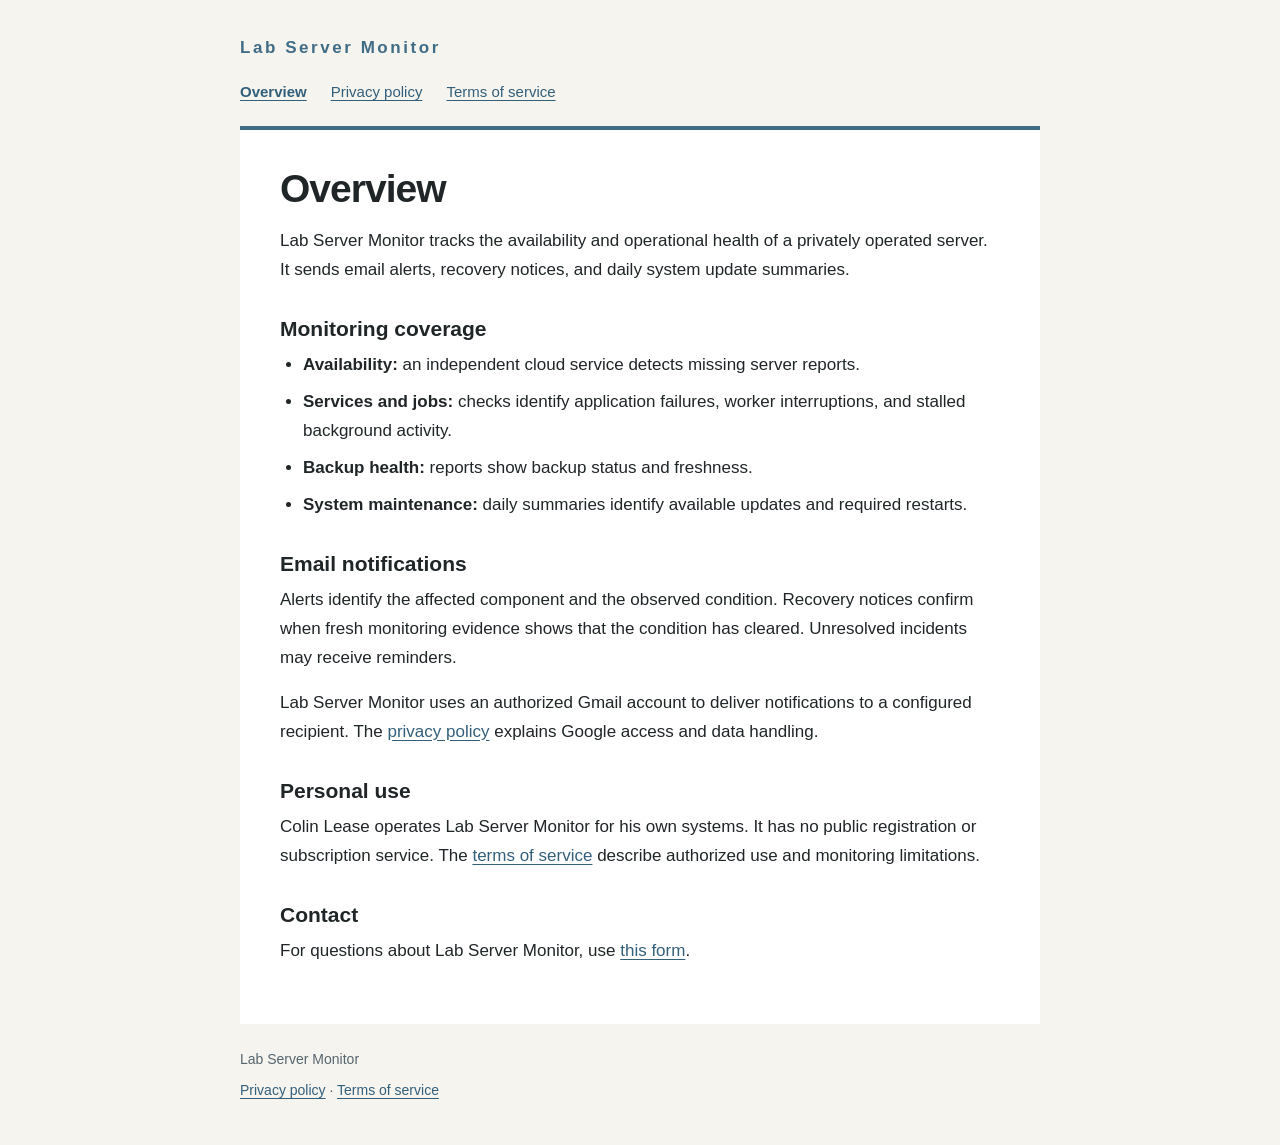
<file: index.html>
<!doctype html>
<html lang="en">
<head>
  <meta charset="utf-8">
  <meta name="viewport" content="width=device-width, initial-scale=1">
  <meta name="description" content="Personal server monitoring with email alerts, recovery notices, and daily system update summaries.">
  <title>Lab Server Monitor</title>
  <link rel="stylesheet" href="styles.css">
</head>
<body>
  <header class="wrap">
    <a class="brand" href="./">Lab Server Monitor</a>
    <nav aria-label="Main navigation">
      <a href="./" aria-current="page">Overview</a>
      <a href="privacy.html">Privacy policy</a>
      <a href="terms.html">Terms of service</a>
    </nav>
  </header>
  <main class="wrap" id="main">
    <h1>Overview</h1>
    <p>Lab Server Monitor tracks the availability and operational health of a privately operated server. It sends email alerts, recovery notices, and daily system update summaries.</p>
    <h2>Monitoring coverage</h2>
    <ul>
      <li><strong>Availability:</strong> an independent cloud service detects missing server reports.</li>
      <li><strong>Services and jobs:</strong> checks identify application failures, worker interruptions, and stalled background activity.</li>
      <li><strong>Backup health:</strong> reports show backup status and freshness.</li>
      <li><strong>System maintenance:</strong> daily summaries identify available updates and required restarts.</li>
    </ul>
    <h2>Email notifications</h2>
    <p>Alerts identify the affected component and the observed condition. Recovery notices confirm when fresh monitoring evidence shows that the condition has cleared. Unresolved incidents may receive reminders.</p>
    <p>Lab Server Monitor uses an authorized Gmail account to deliver notifications to a configured recipient. The <a href="privacy.html">privacy policy</a> explains Google access and data handling.</p>
    <h2>Personal use</h2>
    <p>Colin Lease operates Lab Server Monitor for his own systems. It has no public registration or subscription service. The <a href="terms.html">terms of service</a> describe authorized use and monitoring limitations.</p>
    <h2>Contact</h2>
    <p>For questions about Lab Server Monitor, use <a href="https://www.colinlease.com/contact">this form</a>.</p>
  </main>
  <footer class="wrap">
    <p>Lab Server Monitor</p>
    <p><a href="privacy.html">Privacy policy</a> · <a href="terms.html">Terms of service</a></p>
  </footer>
</body>
</html>
</file>
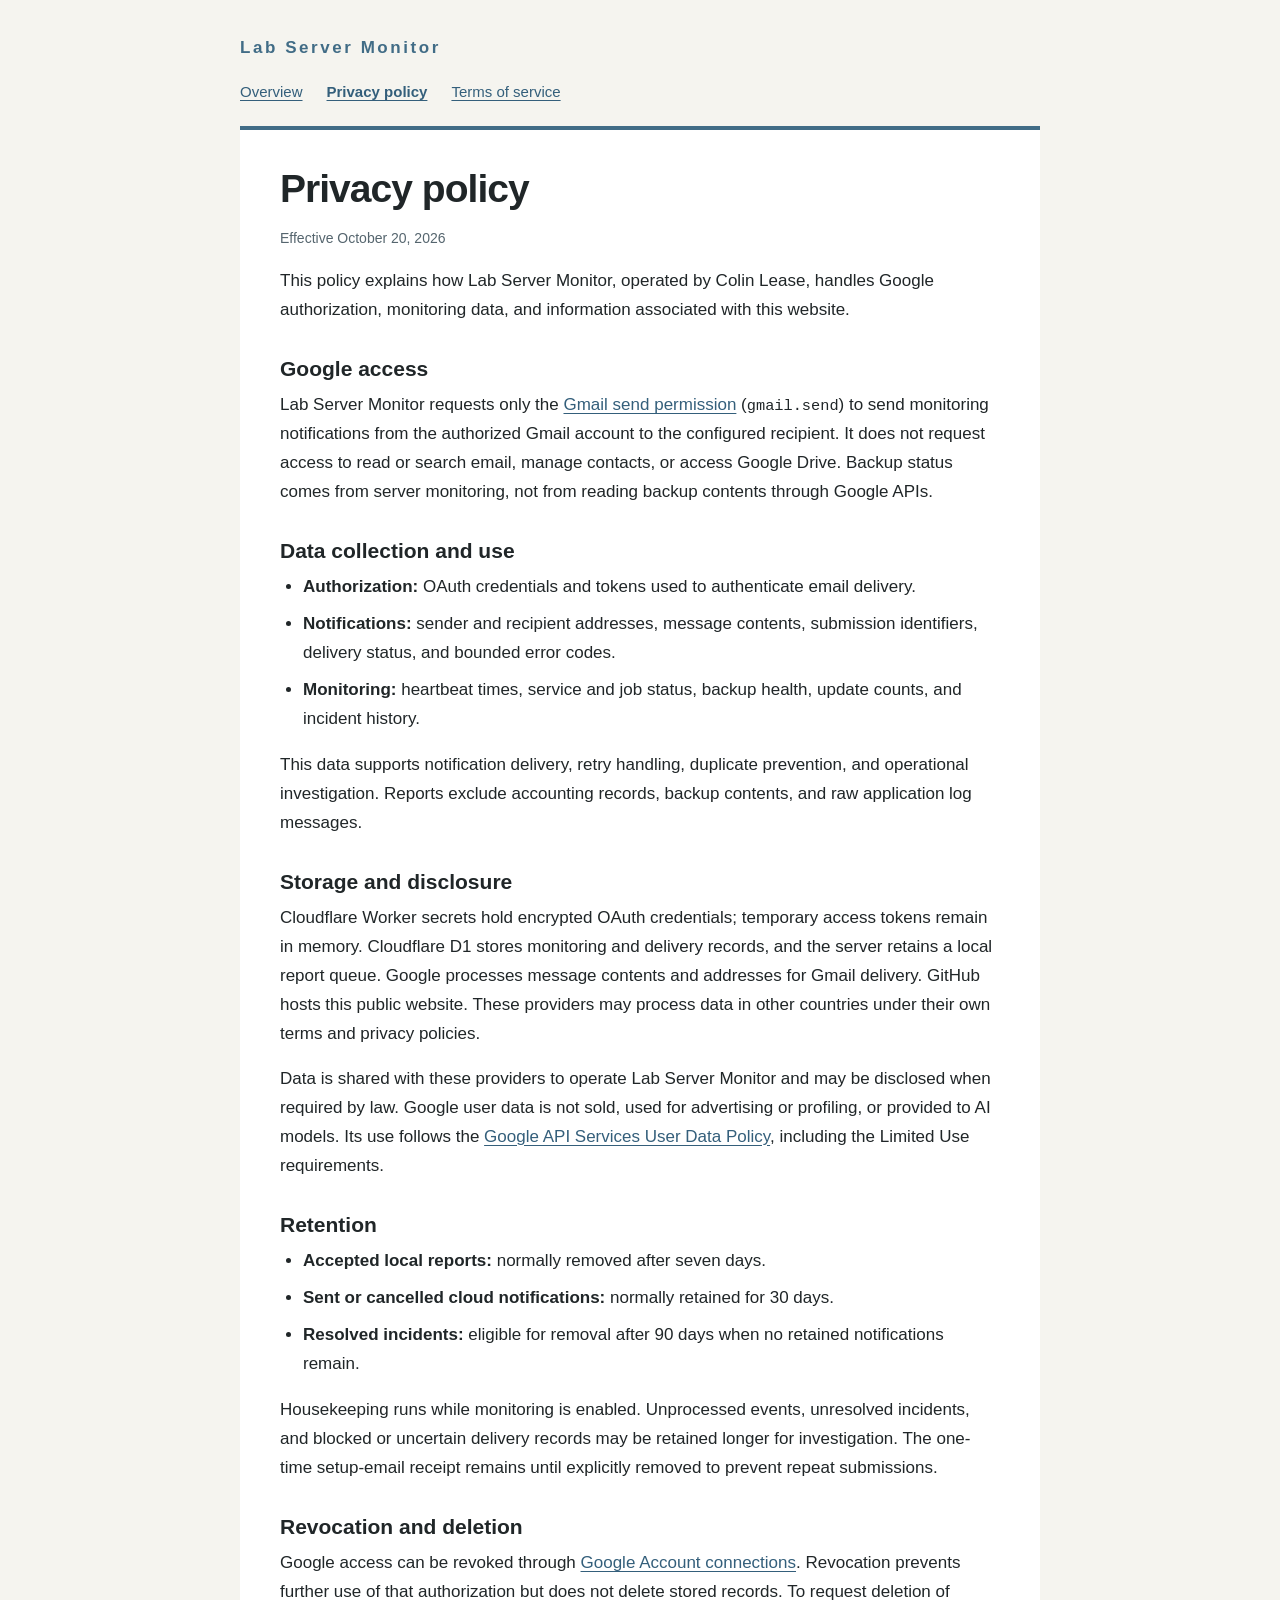
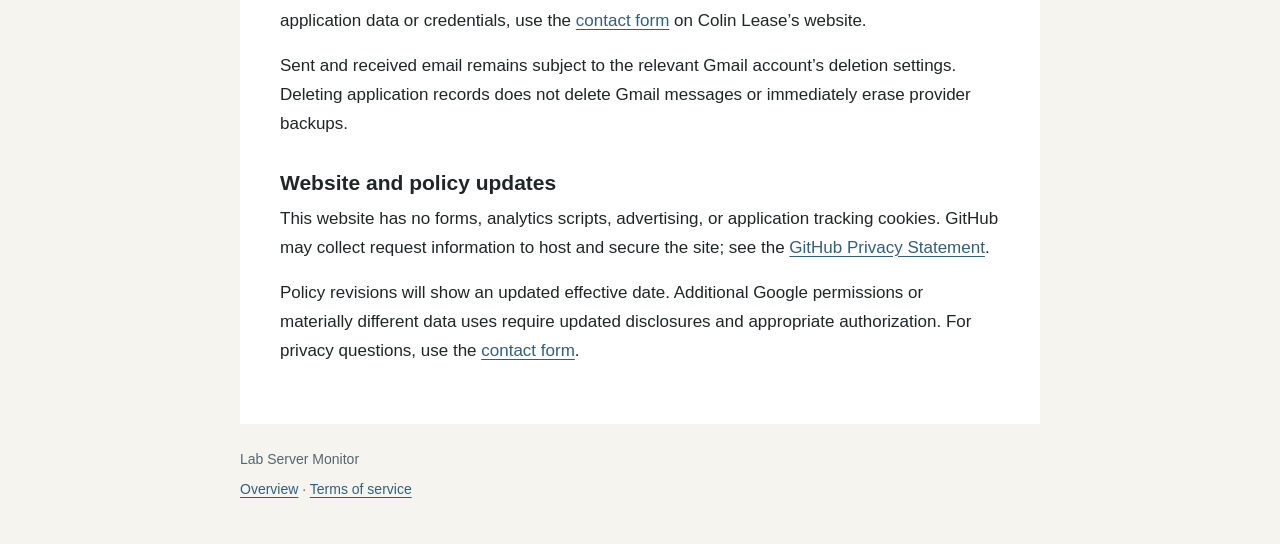
<file: privacy.html>
<!doctype html>
<html lang="en">
<head>
  <meta charset="utf-8">
  <meta name="viewport" content="width=device-width, initial-scale=1">
  <meta name="description" content="Google permissions, data use, storage, retention, and deletion for Lab Server Monitor.">
  <title>Privacy policy — Lab Server Monitor</title>
  <link rel="stylesheet" href="styles.css">
</head>
<body>
  <header class="wrap">
    <a class="brand" href="./">Lab Server Monitor</a>
    <nav aria-label="Main navigation">
      <a href="./">Overview</a>
      <a href="privacy.html" aria-current="page">Privacy policy</a>
      <a href="terms.html">Terms of service</a>
    </nav>
  </header>
  <main class="wrap" id="main">
    <h1>Privacy policy</h1>
    <p class="meta">Effective October 20, 2026</p>
    <p>This policy explains how Lab Server Monitor, operated by Colin Lease, handles Google authorization, monitoring data, and information associated with this website.</p>
    <h2>Google access</h2>
    <p>Lab Server Monitor requests only the <a href="https://developers.google.com/workspace/gmail/api/auth/scopes">Gmail send permission</a> (<code>gmail.send</code>) to send monitoring notifications from the authorized Gmail account to the configured recipient. It does not request access to read or search email, manage contacts, or access Google Drive. Backup status comes from server monitoring, not from reading backup contents through Google APIs.</p>
    <h2>Data collection and use</h2>
    <ul>
      <li><strong>Authorization:</strong> OAuth credentials and tokens used to authenticate email delivery.</li>
      <li><strong>Notifications:</strong> sender and recipient addresses, message contents, submission identifiers, delivery status, and bounded error codes.</li>
      <li><strong>Monitoring:</strong> heartbeat times, service and job status, backup health, update counts, and incident history.</li>
    </ul>
    <p>This data supports notification delivery, retry handling, duplicate prevention, and operational investigation. Reports exclude accounting records, backup contents, and raw application log messages.</p>
    <h2>Storage and disclosure</h2>
    <p>Cloudflare Worker secrets hold encrypted OAuth credentials; temporary access tokens remain in memory. Cloudflare D1 stores monitoring and delivery records, and the server retains a local report queue. Google processes message contents and addresses for Gmail delivery. GitHub hosts this public website. These providers may process data in other countries under their own terms and privacy policies.</p>
    <p>Data is shared with these providers to operate Lab Server Monitor and may be disclosed when required by law. Google user data is not sold, used for advertising or profiling, or provided to AI models. Its use follows the <a href="https://developers.google.com/terms/api-services-user-data-policy">Google API Services User Data Policy</a>, including the Limited Use requirements.</p>
    <h2>Retention</h2>
    <ul>
      <li><strong>Accepted local reports:</strong> normally removed after seven days.</li>
      <li><strong>Sent or cancelled cloud notifications:</strong> normally retained for 30 days.</li>
      <li><strong>Resolved incidents:</strong> eligible for removal after 90 days when no retained notifications remain.</li>
    </ul>
    <p>Housekeeping runs while monitoring is enabled. Unprocessed events, unresolved incidents, and blocked or uncertain delivery records may be retained longer for investigation. The one-time setup-email receipt remains until explicitly removed to prevent repeat submissions.</p>
    <h2>Revocation and deletion</h2>
    <p>Google access can be revoked through <a href="https://myaccount.google.com/connections">Google Account connections</a>. Revocation prevents further use of that authorization but does not delete stored records. To request deletion of application data or credentials, use the <a href="https://www.colinlease.com/contact">contact form</a> on Colin Lease’s website.</p>
    <p>Sent and received email remains subject to the relevant Gmail account’s deletion settings. Deleting application records does not delete Gmail messages or immediately erase provider backups.</p>
    <h2>Website and policy updates</h2>
    <p>This website has no forms, analytics scripts, advertising, or application tracking cookies. GitHub may collect request information to host and secure the site; see the <a href="https://docs.github.com/en/site-policy/privacy-policies/github-general-privacy-statement">GitHub Privacy Statement</a>.</p>
    <p>Policy revisions will show an updated effective date. Additional Google permissions or materially different data uses require updated disclosures and appropriate authorization. For privacy questions, use the <a href="https://www.colinlease.com/contact">contact form</a>.</p>
  </main>
  <footer class="wrap">
    <p>Lab Server Monitor</p>
    <p><a href="./">Overview</a> · <a href="terms.html">Terms of service</a></p>
  </footer>
</body>
</html>
</file>
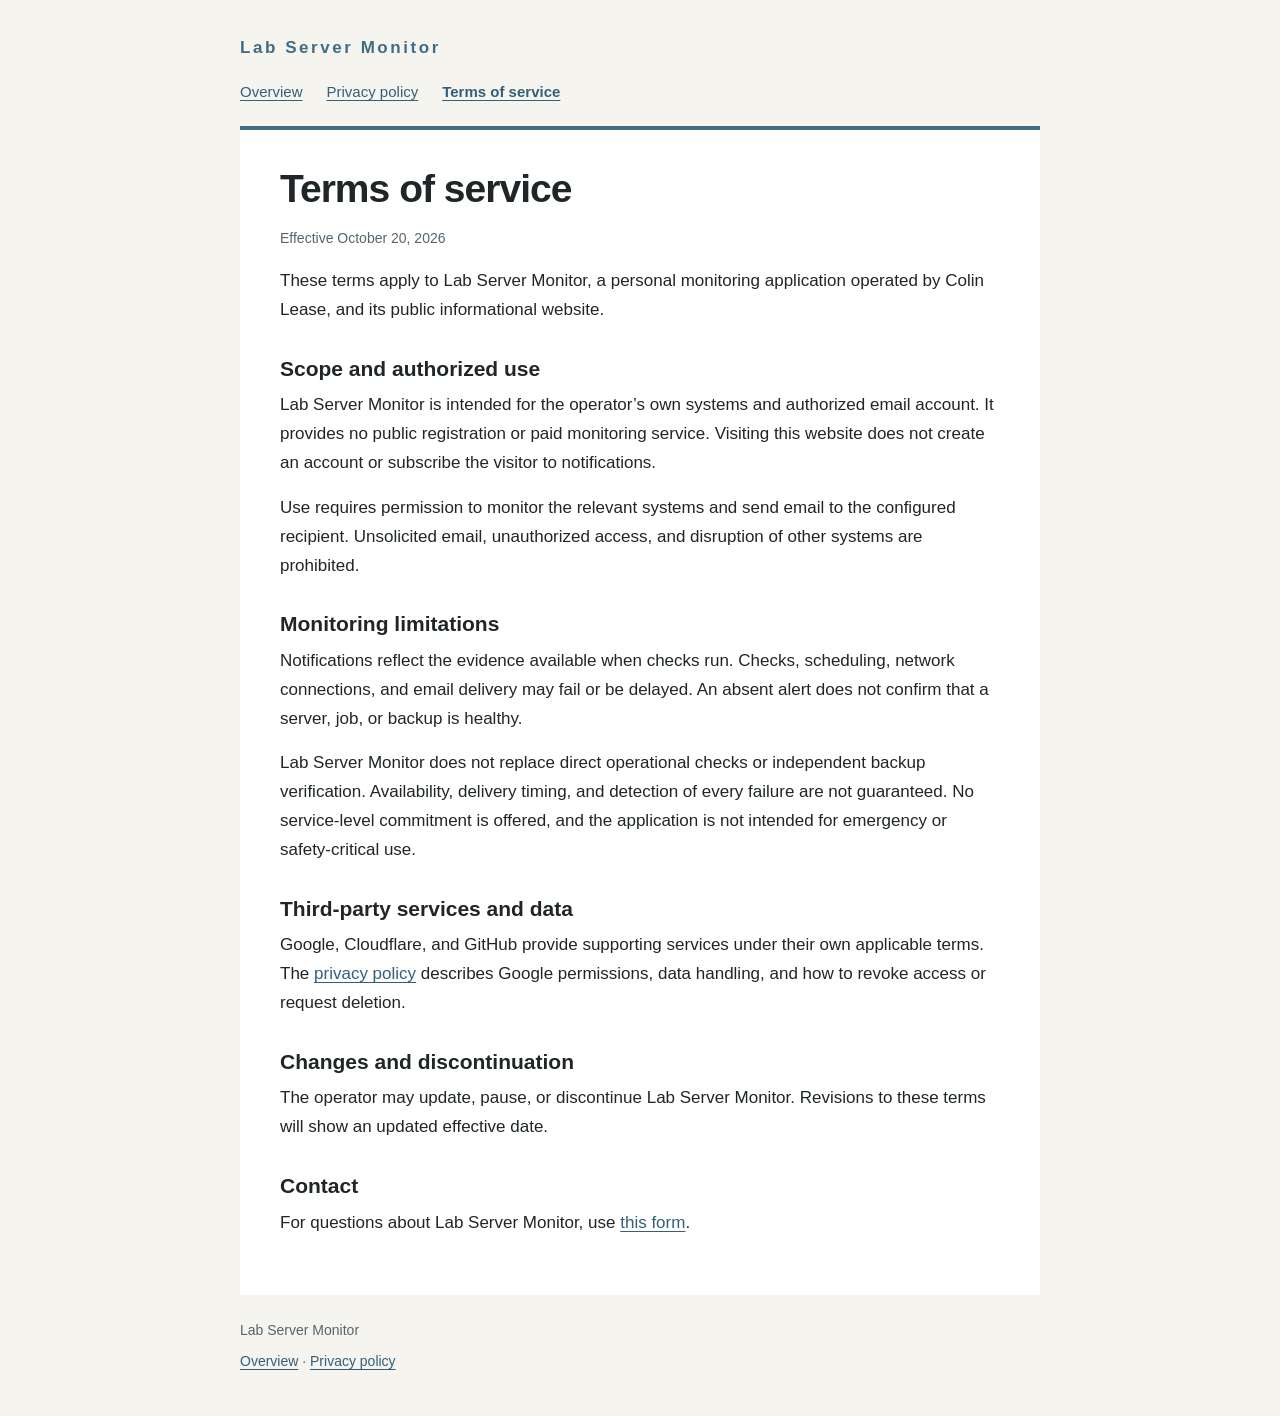
<file: terms.html>
<!doctype html>
<html lang="en">
<head>
  <meta charset="utf-8">
  <meta name="viewport" content="width=device-width, initial-scale=1">
  <meta name="description" content="Authorized use, monitoring limitations, and service terms for Lab Server Monitor.">
  <title>Terms of service — Lab Server Monitor</title>
  <link rel="stylesheet" href="styles.css">
</head>
<body>
  <header class="wrap">
    <a class="brand" href="./">Lab Server Monitor</a>
    <nav aria-label="Main navigation">
      <a href="./">Overview</a>
      <a href="privacy.html">Privacy policy</a>
      <a href="terms.html" aria-current="page">Terms of service</a>
    </nav>
  </header>
  <main class="wrap" id="main">
    <h1>Terms of service</h1>
    <p class="meta">Effective October 20, 2026</p>
    <p>These terms apply to Lab Server Monitor, a personal monitoring application operated by Colin Lease, and its public informational website.</p>
    <h2>Scope and authorized use</h2>
    <p>Lab Server Monitor is intended for the operator’s own systems and authorized email account. It provides no public registration or paid monitoring service. Visiting this website does not create an account or subscribe the visitor to notifications.</p>
    <p>Use requires permission to monitor the relevant systems and send email to the configured recipient. Unsolicited email, unauthorized access, and disruption of other systems are prohibited.</p>
    <h2>Monitoring limitations</h2>
    <p>Notifications reflect the evidence available when checks run. Checks, scheduling, network connections, and email delivery may fail or be delayed. An absent alert does not confirm that a server, job, or backup is healthy.</p>
    <p>Lab Server Monitor does not replace direct operational checks or independent backup verification. Availability, delivery timing, and detection of every failure are not guaranteed. No service-level commitment is offered, and the application is not intended for emergency or safety-critical use.</p>
    <h2>Third-party services and data</h2>
    <p>Google, Cloudflare, and GitHub provide supporting services under their own applicable terms. The <a href="privacy.html">privacy policy</a> describes Google permissions, data handling, and how to revoke access or request deletion.</p>
    <h2>Changes and discontinuation</h2>
    <p>The operator may update, pause, or discontinue Lab Server Monitor. Revisions to these terms will show an updated effective date.</p>
    <h2>Contact</h2>
    <p>For questions about Lab Server Monitor, use <a href="https://www.colinlease.com/contact">this form</a>.</p>
  </main>
  <footer class="wrap">
    <p>Lab Server Monitor</p>
    <p><a href="./">Overview</a> · <a href="privacy.html">Privacy policy</a></p>
  </footer>
</body>
</html>
</file>
<file: styles.css>
:root {
  color-scheme: light;
  --background: #f5f4ef;
  --surface: #fff;
  --ink: #202628;
  --muted: #55656e;
  --accent: #416c86;
  --line: #d9dedc;
}
* { box-sizing: border-box; }
body {
  margin: 0;
  background: var(--background);
  color: var(--ink);
  font: 17px/1.7 -apple-system, BlinkMacSystemFont, "Segoe UI", Arial, sans-serif;
}
.wrap { width: min(100% - 40px, 800px); margin: 0 auto; }
header { padding: 34px 0 22px; }
.brand { color: var(--accent); font-size: 17px; font-weight: 750; letter-spacing: .15em; text-decoration: none; }
nav { display: flex; flex-wrap: wrap; gap: 10px 24px; margin-top: 16px; font-size: 15px; }
a { color: #345f7b; text-underline-offset: .2em; overflow-wrap: anywhere; }
a:hover { color: #173d56; }
a:focus-visible { outline: 3px solid #426f8b; outline-offset: 5px; border-radius: 2px; }
nav a[aria-current="page"] { font-weight: 700; }
main { padding: 36px 40px 42px; background: var(--surface); border-top: 4px solid var(--accent); }
h1 { margin: 0 0 14px; font-size: clamp(29px, 5vw, 39px); line-height: 1.2; letter-spacing: -.025em; }
h2 { margin: 30px 0 8px; font-size: 21px; line-height: 1.35; }
p { margin: 0 0 16px; }
ul { margin: 0 0 18px; padding-left: 23px; }
li + li { margin-top: 8px; }
.intro { font-size: 19px; color: var(--muted); }
.meta { color: var(--muted); font-size: 14px; }
.note { margin: 25px 0; padding: 17px 20px; background: var(--background); }
.note p:last-child { margin-bottom: 0; }
code { font-size: .9em; overflow-wrap: anywhere; }
footer { padding: 24px 0 35px; color: var(--muted); font-size: 14px; }
footer p { margin-bottom: 7px; }
@media (max-width: 520px) {
  .wrap { width: min(100% - 24px, 800px); }
  header { padding-top: 23px; }
  main { padding: 25px 22px 30px; }
  body { font-size: 16px; }
}
</file>
